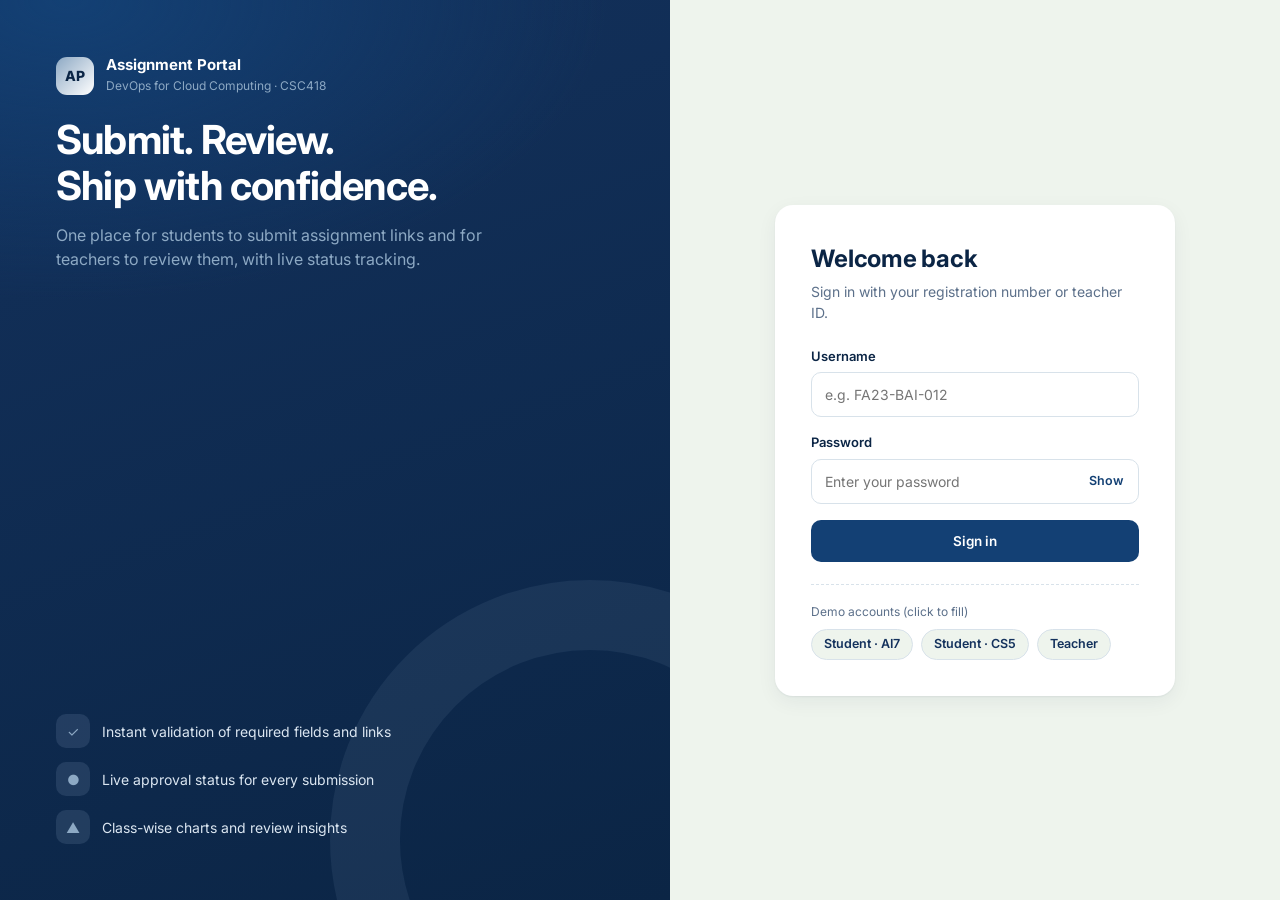
<file: frontend/index.html>
<!DOCTYPE html>
<html lang="en">
<head>
  <meta charset="UTF-8">
  <meta name="viewport" content="width=device-width, initial-scale=1">
  <title>Sign in · Assignment Portal</title>
  <link rel="preconnect" href="https://fonts.googleapis.com">
  <link href="https://fonts.googleapis.com/css2?family=Inter:wght@400;500;600;700;800&display=swap" rel="stylesheet">
  <link rel="stylesheet" href="style.css">
</head>
<body data-page="login">
  <div class="auth">
    <section class="auth-hero">
      <div>
        <div class="brand"><div class="logo">AP</div><div><b>Assignment Portal</b><span>DevOps for Cloud Computing · CSC418</span></div></div>
        <h1>Submit. Review.<br>Ship with confidence.</h1>
        <p class="lead">One place for students to submit assignment links and for teachers to review them, with live status tracking.</p>
      </div>
      <ul class="feature-list">
        <li><span class="dot">&#10003;</span> Instant validation of required fields and links</li>
        <li><span class="dot">&#9679;</span> Live approval status for every submission</li>
        <li><span class="dot">&#9650;</span> Class-wise charts and review insights</li>
      </ul>
    </section>

    <section class="auth-panel">
      <div class="auth-card">
        <h2>Welcome back</h2>
        <p class="sub">Sign in with your registration number or teacher ID.</p>
        <div class="alert" id="loginError" hidden></div>
        <form id="loginForm" novalidate>
          <div class="field">
            <label for="username">Username</label>
            <input id="username" autocomplete="username" placeholder="e.g. FA23-BAI-012" required>
          </div>
          <div class="field">
            <label for="password">Password</label>
            <div class="pw-wrap">
              <input id="password" type="password" autocomplete="current-password" placeholder="Enter your password" required>
              <button type="button" id="togglePw">Show</button>
            </div>
          </div>
          <button class="btn btn-primary btn-block" id="loginBtn" type="submit">Sign in</button>
        </form>
        <div class="demo">
          <small>Demo accounts (click to fill)</small>
          <div class="chips">
            <button type="button" class="chip-btn" data-demo data-user="FA23-BAI-012">Student · AI7</button>
            <button type="button" class="chip-btn" data-demo data-user="FA23-CS-001">Student · CS5</button>
            <button type="button" class="chip-btn" data-demo data-user="teacher1">Teacher</button>
          </div>
        </div>
      </div>
    </section>
  </div>
  <script src="script.js"></script>
  <script>
    /* GitHub Pages demo notice: the FastAPI backend runs locally, not on Pages */
    if (location.hostname.endsWith("github.io")) {
      var n = document.createElement("div");
      n.style.cssText = "position:fixed;bottom:0;left:0;right:0;padding:10px 16px;background:#fff7e0;color:#5b4300;font:14px Inter,sans-serif;text-align:center;z-index:99";
      n.textContent = "Static demo of the frontend. The API (FastAPI) runs locally, so sign-in needs the backend running on port 8000.";
      document.body.appendChild(n);
    }
  </script>
</body>
</html>
</file>
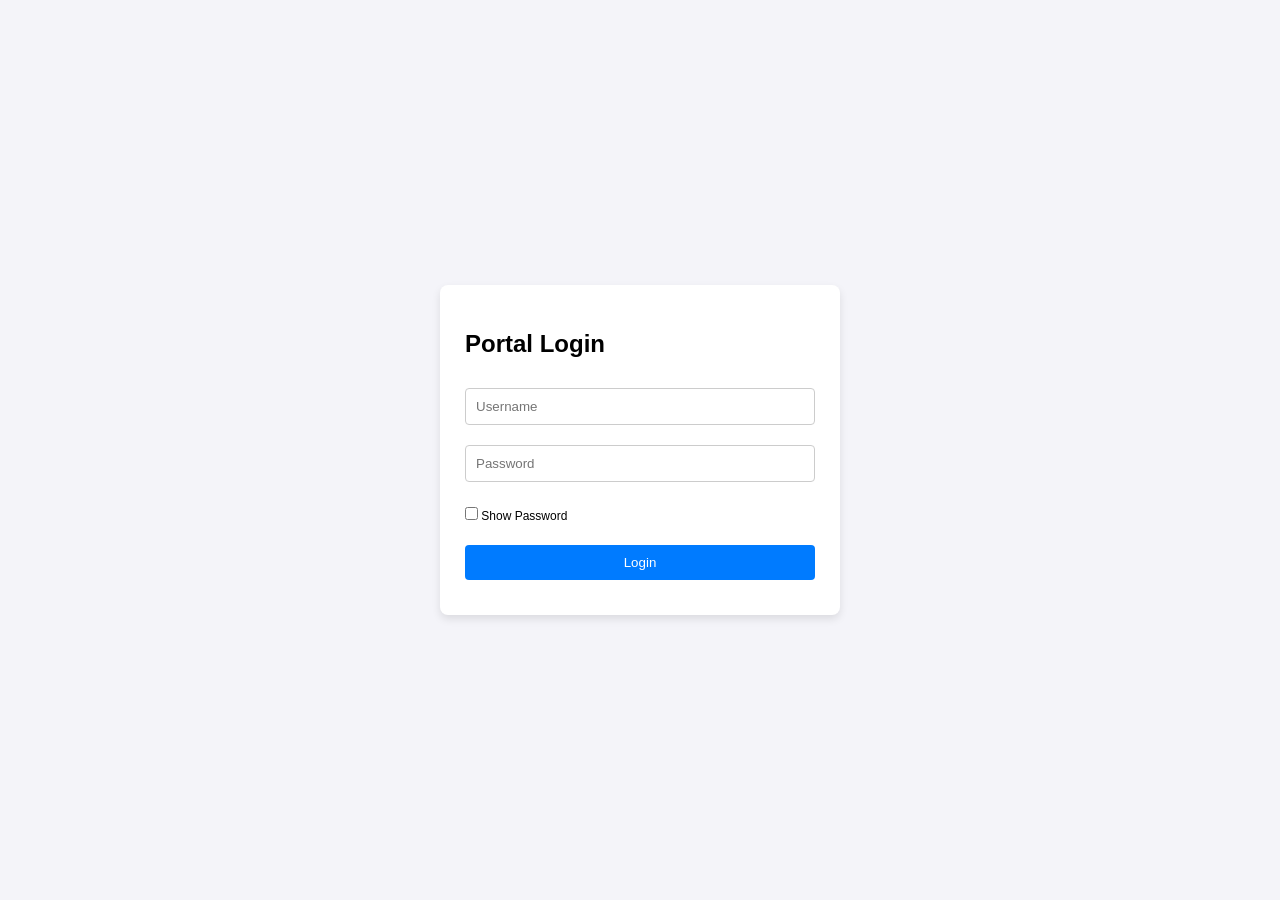
<file: devops-portal/frontend/index.html>
<!DOCTYPE html>
<html lang="en">
<head>
    <meta charset="UTF-8">
    <title>DevOps Portal - Login</title>
    <link rel="stylesheet" href="style.css">
</head>
<body>
    <div class="container">
        <h2>Portal Login</h2>
        <form id="loginForm">
            <input type="text" id="username" placeholder="Username" required>
            <div style="position: relative;">
                <input type="password" id="password" placeholder="Password" required style="width: 100%;">
                <label style="font-size: 12px; display: block; margin-top: 5px;">
                    <input type="checkbox" id="showPassword" style="width: auto;"> Show Password
                </label>
            </div>
            <button type="submit" style="margin-top: 15px;">Login</button>
        </form>
    </div>
    <script src="script.js"></script>
</body>
</html>
</file>
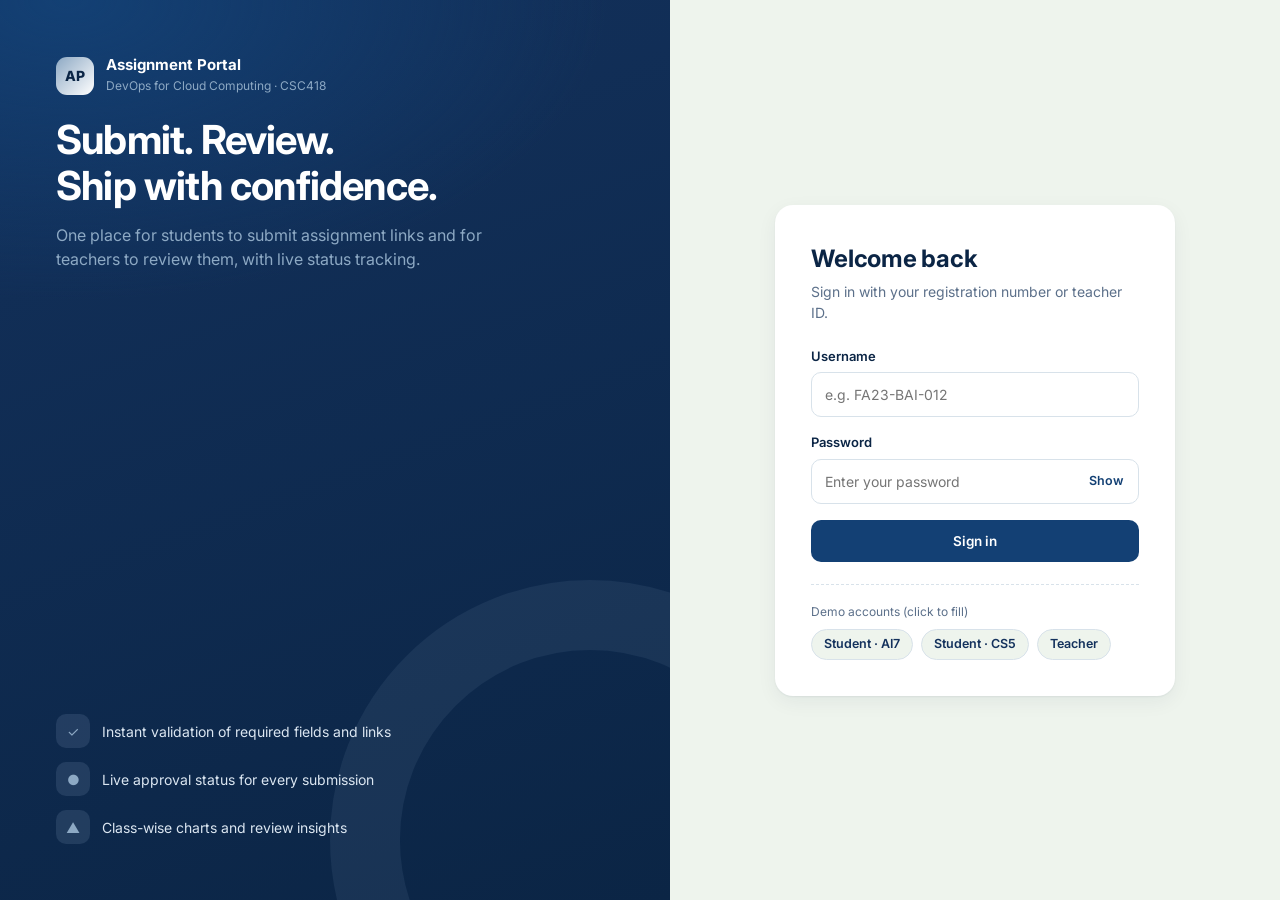
<file: frontend/dashboard.html>
<!DOCTYPE html>
<html lang="en">
<head>
  <meta charset="UTF-8">
  <meta name="viewport" content="width=device-width, initial-scale=1">
  <title>Dashboard · Assignment Portal</title>
  <link rel="preconnect" href="https://fonts.googleapis.com">
  <link href="https://fonts.googleapis.com/css2?family=Inter:wght@400;500;600;700;800&display=swap" rel="stylesheet">
  <link rel="stylesheet" href="style.css">
</head>
<body data-page="dashboard">
  <div class="app">
    <aside class="sidebar" id="sidebar"></aside>
    <div class="main">
      <header class="topbar" id="topbar"></header>
      <main class="content" id="view" aria-live="polite"><div class="loading">Loading your dashboard…</div></main>
    </div>
  </div>
  <div id="modalRoot"></div>
  <div class="toasts" id="toasts"></div>
  <script src="script.js"></script>
</body>
</html>
</file>
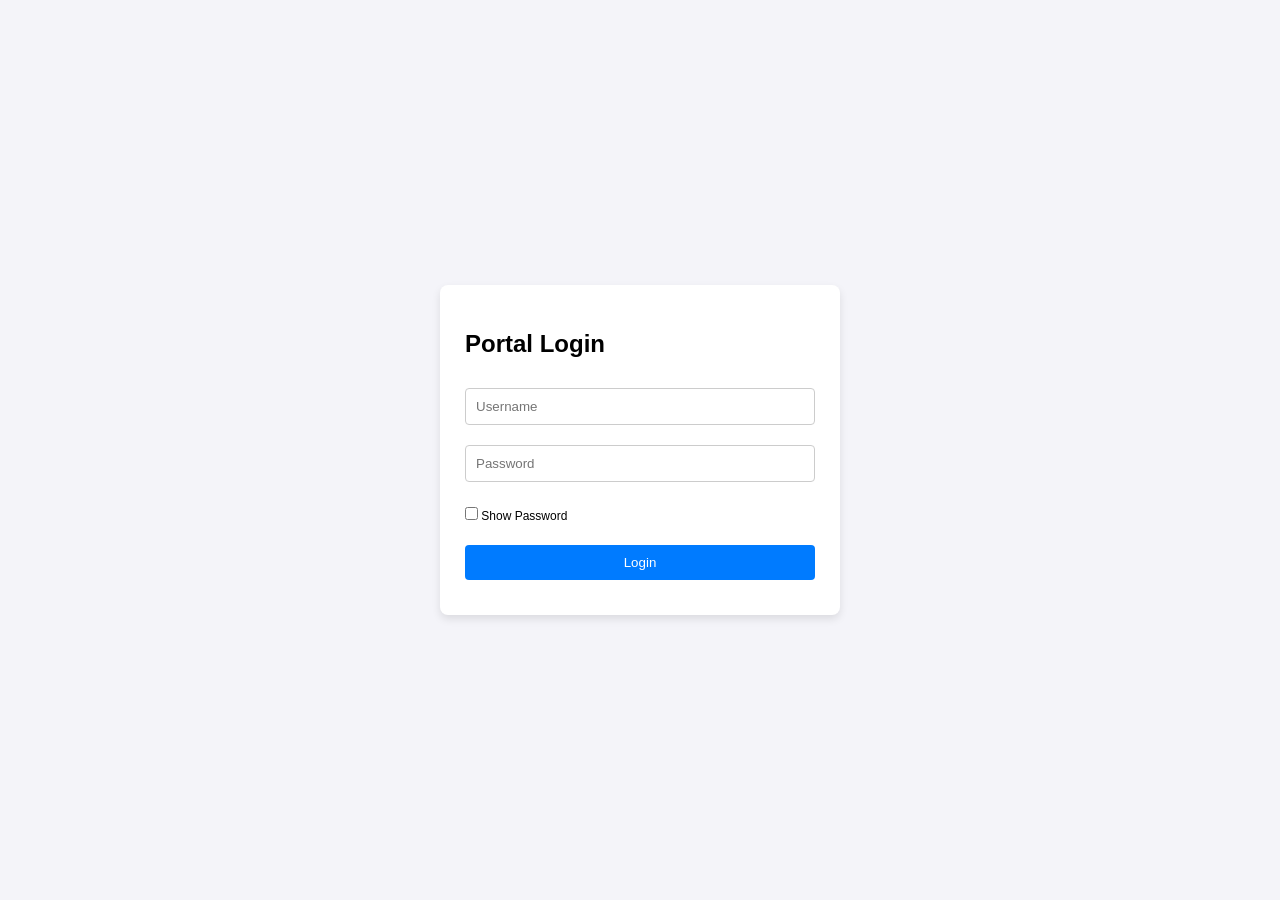
<file: devops-portal/frontend/dashboard.html>
<!DOCTYPE html>
<html lang="en">
<head>
    <meta charset="UTF-8">
    <title>Dashboard</title>
    <link rel="stylesheet" href="style.css">
</head>
<body>
    <!-- Student View -->
    <div class="container" id="studentView" style="display:none; width: 600px;">
        <h2>Student Portal (<span id="userGroup"></span>)</h2>
        <div id="studentNav" style="margin-bottom: 15px;">
            <button onclick="resetStudentView()" id="backToAssignBtn" style="display:none; background: #6c757d;">&larr; Back to Assignments</button>
        </div>
        <div id="studentContent"></div>
        <button onclick="logout()" style="background: #dc3545; margin-top: 20px;">Logout</button>
    </div>

    <!-- Teacher View -->
    <div class="container" id="teacherView" style="display:none; width: 650px;">
        <h2>Teacher Dashboard</h2>
        <p>Managed Classes: <span id="teacherClasses" style="font-weight: bold;"></span></p>
        
        <form id="assignForm" style="margin-bottom: 20px;">
            <h3>Publish Assignment</h3>
            <input type="text" id="astTitle" placeholder="Assignment Title" required>
            <select id="targetGroup" required></select>
            <button type="submit">Publish Assignment</button>
        </form>
        <hr>

        <div id="teacherBreadcrumb" style="margin-bottom: 15px;"></div>
        <div id="teacherContent"></div>

        <button onclick="logout()" style="background: #dc3545; margin-top: 20px;">Logout</button>
    </div>

    <script src="script.js"></script>
</body>
</html>
</file>
<file: frontend/style.css>
/* ===== Design tokens (palette: Regal Navy / Oxford Navy / Prussian Blue / Powder Blue / Mint Cream) ===== */
:root {
  --regal: #134074;
  --oxford: #13315c;
  --prussian: #0b2545;
  --powder: #8da9c4;
  --mint: #eef4ed;

  --bg: #eef4ed;
  --surface: #ffffff;
  --text: #0b2545;
  --muted: #5c708a;
  --border: #d8e2ea;

  --ok: #1f8a5b;      --ok-bg: #e0f3ea;
  --warn: #b27412;    --warn-bg: #fbefd5;
  --bad: #c0392b;     --bad-bg: #fbe2df;
  --none: #4d6a8a;    --none-bg: #e4ecf4;

  --radius: 14px;
  --shadow: 0 1px 2px rgba(11, 37, 69, .06), 0 6px 20px rgba(11, 37, 69, .06);
}

*, *::before, *::after { box-sizing: border-box; }
* { margin: 0; }
[hidden] { display: none !important; }
body {
  font-family: "Inter", system-ui, -apple-system, "Segoe UI", Roboto, Helvetica, Arial, sans-serif;
  background: var(--bg); color: var(--text);
  font-size: 14px; line-height: 1.5; -webkit-font-smoothing: antialiased;
}
a { color: var(--regal); }
button { font: inherit; cursor: pointer; }
small { font-size: 12px; color: var(--muted); }
:focus-visible { outline: 2px solid var(--regal); outline-offset: 2px; }

/* ===== Buttons ===== */
.btn {
  display: inline-flex; align-items: center; justify-content: center; gap: 8px;
  padding: 10px 16px; border-radius: 10px; border: 1px solid transparent;
  font-weight: 600; font-size: 13.5px; transition: background .15s, border-color .15s, color .15s;
  white-space: nowrap;
}
.btn-primary { background: var(--regal); color: #fff; }
.btn-primary:hover { background: var(--oxford); }
.btn-ghost { background: #fff; border-color: var(--border); color: var(--oxford); }
.btn-ghost:hover { border-color: var(--powder); background: #f6f9fb; }
.btn-ok { background: var(--ok-bg); color: var(--ok); }
.btn-ok:hover { background: var(--ok); color: #fff; }
.btn-danger { background: var(--bad-bg); color: var(--bad); }
.btn-danger:hover { background: var(--bad); color: #fff; }
.btn-sm { padding: 6px 11px; font-size: 12.5px; border-radius: 8px; }
.btn-block { width: 100%; }
.btn:disabled { opacity: .6; cursor: not-allowed; }
.icon-btn { background: none; border: 0; color: var(--muted); padding: 6px; border-radius: 8px; display: grid; place-items: center; }
.icon-btn:hover { background: var(--mint); color: var(--text); }

/* ===== Forms ===== */
.field { margin-bottom: 16px; }
.field label { display: block; font-weight: 600; font-size: 13px; margin-bottom: 6px; }
.field input, .field select {
  width: 100%; padding: 11px 13px; border: 1px solid var(--border); border-radius: 10px;
  background: #fff; color: var(--text); font: inherit; transition: border-color .15s, box-shadow .15s;
}
.field input:focus, .field select:focus { outline: 0; border-color: var(--regal); box-shadow: 0 0 0 3px rgba(19, 64, 116, .15); }
.field input[readonly] { background: #f3f7f9; color: var(--muted); }
.field.invalid input { border-color: var(--bad); }
.field .err { color: var(--bad); font-size: 12.5px; margin-top: 5px; }
.pw-wrap { position: relative; }
.pw-wrap input { padding-right: 64px; }
.pw-wrap button { position: absolute; right: 8px; top: 50%; transform: translateY(-50%); background: none; border: 0; color: var(--regal); font-weight: 600; font-size: 12.5px; padding: 6px 8px; }
.alert { padding: 11px 14px; border-radius: 10px; font-size: 13px; margin-bottom: 16px; background: var(--bad-bg); color: var(--bad); }

/* ===== Login ===== */
.auth { display: grid; grid-template-columns: 1.1fr 1fr; min-height: 100vh; }
.auth-hero {
  position: relative; overflow: hidden; color: #fff; padding: 56px;
  display: flex; flex-direction: column; justify-content: space-between;
  background: radial-gradient(900px 500px at 10% 0%, var(--regal) 0%, transparent 60%), linear-gradient(160deg, var(--oxford), var(--prussian));
}
.auth-hero::after { content: ""; position: absolute; width: 520px; height: 520px; right: -180px; bottom: -200px; border-radius: 50%; border: 70px solid rgba(141, 169, 196, .10); }
.auth-hero h1 { font-size: 40px; line-height: 1.15; letter-spacing: -.02em; margin: 22px 0 14px; }
.auth-hero p.lead { color: var(--powder); font-size: 16px; max-width: 440px; }
.feature-list { list-style: none; padding: 0; display: grid; gap: 14px; position: relative; z-index: 1; }
.feature-list li { display: flex; gap: 12px; align-items: center; color: #dbe6f1; }
.feature-list .dot { width: 34px; height: 34px; border-radius: 10px; background: rgba(141, 169, 196, .16); display: grid; place-items: center; color: var(--powder); flex: none; }
.auth-panel { display: grid; place-items: center; padding: 40px 24px; background: var(--mint); }
.auth-card { width: 100%; max-width: 400px; background: #fff; border-radius: 18px; padding: 36px; box-shadow: var(--shadow); }
.auth-card h2 { font-size: 24px; letter-spacing: -.01em; }
.auth-card .sub { color: var(--muted); margin: 4px 0 24px; }
.demo { margin-top: 22px; padding-top: 18px; border-top: 1px dashed var(--border); }
.demo small { display: block; margin-bottom: 8px; }
.chips { display: flex; gap: 8px; flex-wrap: wrap; }
.chip-btn { background: var(--mint); border: 1px solid var(--border); color: var(--oxford); border-radius: 999px; padding: 5px 12px; font-size: 12.5px; font-weight: 600; }
.chip-btn:hover { border-color: var(--powder); }

/* ===== Brand ===== */
.brand { display: flex; align-items: center; gap: 12px; }
.logo { width: 38px; height: 38px; border-radius: 11px; background: linear-gradient(135deg, var(--powder), #fff); color: var(--prussian); display: grid; place-items: center; font-weight: 800; flex: none; }
.brand b { display: block; font-size: 15px; line-height: 1.2; }
.brand span { font-size: 12px; color: var(--powder); }

/* ===== App shell ===== */
.app { display: grid; grid-template-columns: 252px 1fr; min-height: 100vh; }
.sidebar {
  background: linear-gradient(180deg, var(--prussian), var(--oxford)); color: #fff;
  position: sticky; top: 0; height: 100vh; padding: 22px 14px; display: flex; flex-direction: column; gap: 26px;
}
.nav { display: grid; gap: 4px; }
.nav button {
  display: flex; align-items: center; gap: 12px; width: 100%; text-align: left;
  background: none; border: 0; color: #c5d4e3; padding: 11px 12px; border-radius: 10px; font-weight: 500;
}
.nav button:hover { background: rgba(141, 169, 196, .12); color: #fff; }
.nav button.active { background: rgba(141, 169, 196, .2); color: #fff; font-weight: 600; }
.nav .pill { margin-left: auto; background: #d99a1f; color: #fff; font-size: 11px; font-weight: 700; border-radius: 999px; padding: 1px 8px; }
.sidebar-foot { margin-top: auto; display: grid; gap: 12px; }
.user-card { display: flex; gap: 11px; align-items: center; padding: 12px; background: rgba(141, 169, 196, .12); border-radius: 12px; min-width: 0; }
.user-card b { display: block; font-size: 13px; overflow: hidden; text-overflow: ellipsis; white-space: nowrap; }
.user-card span { font-size: 12px; color: var(--powder); text-transform: capitalize; }
.logout { display: flex; gap: 10px; align-items: center; background: none; border: 0; color: #c5d4e3; padding: 10px 12px; border-radius: 10px; }
.logout:hover { background: rgba(192, 57, 43, .25); color: #fff; }

.avatar { width: 38px; height: 38px; border-radius: 50%; background: var(--powder); color: var(--prussian); display: grid; place-items: center; font-weight: 700; font-size: 13px; flex: none; }
.avatar.sm { width: 32px; height: 32px; font-size: 12px; background: var(--none-bg); color: var(--regal); }

.main { min-width: 0; }
.topbar { display: flex; justify-content: space-between; align-items: center; gap: 16px; padding: 26px 34px 6px; flex-wrap: wrap; }
.topbar h1 { font-size: 24px; letter-spacing: -.02em; }
.topbar p { color: var(--muted); }
.topbar .right { display: flex; align-items: center; gap: 12px; }
.date { color: var(--muted); font-size: 13px; }
.content { padding: 20px 34px 44px; display: grid; gap: 20px; }

/* ===== Cards, stats ===== */
.card { background: var(--surface); border-radius: var(--radius); box-shadow: var(--shadow); border: 1px solid rgba(216, 226, 234, .6); }
.card-head { display: flex; justify-content: space-between; align-items: center; gap: 12px; padding: 18px 22px 0; flex-wrap: wrap; }
.card-head h2 { font-size: 16px; }
.card-head small { display: block; margin-top: 2px; }
.card-body { padding: 18px 22px 22px; }
.stats { display: grid; grid-template-columns: repeat(auto-fit, minmax(210px, 1fr)); gap: 16px; }
.stat { display: flex; gap: 14px; align-items: center; padding: 18px 20px; }
.stat-icon { width: 44px; height: 44px; border-radius: 12px; display: grid; place-items: center; flex: none; }
.stat-icon.blue { background: var(--none-bg); color: var(--regal); }
.stat-icon.green { background: var(--ok-bg); color: var(--ok); }
.stat-icon.amber { background: var(--warn-bg); color: var(--warn); }
.stat-icon.red { background: var(--bad-bg); color: var(--bad); }
.stat-label { color: var(--muted); font-size: 12.5px; font-weight: 500; }
.stat-value { font-size: 28px; font-weight: 700; line-height: 1.15; letter-spacing: -.02em; }
.stat-sub { font-size: 12px; color: var(--muted); }
.grid-2 { display: grid; grid-template-columns: 1fr 1.4fr; gap: 20px; }

/* ===== Charts ===== */
.donut { display: flex; align-items: center; gap: 26px; flex-wrap: wrap; justify-content: center; }
.donut svg { width: 170px; height: 170px; flex: none; }
.donut .d-val { font-size: 26px; font-weight: 700; fill: var(--text); }
.donut .d-lbl { font-size: 9.5px; fill: var(--muted); text-transform: uppercase; letter-spacing: .06em; }
.donut .arc { transition: opacity .15s; }
.donut .arc:hover { opacity: .8; }
.legend { list-style: none; padding: 0; display: grid; gap: 9px; min-width: 160px; flex: 1; }
.legend li { display: flex; align-items: center; gap: 9px; font-size: 13px; }
.legend i { width: 10px; height: 10px; border-radius: 3px; flex: none; }
.legend span { color: var(--muted); }
.legend b { margin-left: auto; }
.bars { display: grid; gap: 16px; }
.bar-row { display: grid; grid-template-columns: 150px 1fr 30px; gap: 14px; align-items: center; }
.bar-label b { display: block; font-size: 13px; overflow: hidden; text-overflow: ellipsis; white-space: nowrap; }
.bar-track { height: 14px; background: var(--mint); border-radius: 999px; overflow: hidden; display: flex; }
.bar-track span { display: block; height: 100%; }
.bar-total { text-align: right; font-weight: 700; }
.bar-legend { display: flex; gap: 18px; margin-top: 18px; font-size: 12.5px; color: var(--muted); flex-wrap: wrap; }
.bar-legend i { display: inline-block; width: 10px; height: 10px; border-radius: 3px; margin-right: 6px; }
.mini-bar { height: 8px; width: 120px; background: var(--mint); border-radius: 999px; overflow: hidden; display: flex; }
.mini-bar span { height: 100%; }

/* ===== Tables ===== */
.table-wrap { overflow-x: auto; }
table { width: 100%; border-collapse: collapse; }
th { text-align: left; font-size: 11.5px; text-transform: uppercase; letter-spacing: .06em; color: var(--muted); font-weight: 600; padding: 12px 22px; background: #f6f9f7; border-bottom: 1px solid var(--border); white-space: nowrap; }
td { padding: 14px 22px; border-bottom: 1px solid #edf2f0; vertical-align: middle; }
tbody tr:last-child td { border-bottom: 0; }
tbody tr:hover { background: #f8fbf9; }
th.right, td.right { text-align: right; }
.card > .table-wrap { margin-top: 16px; }
.person { display: flex; align-items: center; gap: 11px; }
.person b { display: block; line-height: 1.25; white-space: nowrap; }
.link { white-space: nowrap; display: inline-flex; align-items: center; gap: 6px; text-decoration: none; font-weight: 500; }
.link:hover { text-decoration: underline; }
.muted { color: var(--muted); }
.actions { display: inline-flex; gap: 8px; }
.chip { display: inline-block; background: var(--none-bg); color: var(--regal); padding: 2px 10px; border-radius: 999px; font-size: 12px; font-weight: 600; }

.badge { display: inline-flex; align-items: center; gap: 6px; padding: 3px 11px; border-radius: 999px; font-size: 12px; font-weight: 600; }
.badge::before { content: ""; width: 6px; height: 6px; border-radius: 50%; background: currentColor; }
.badge.approved { background: var(--ok-bg); color: var(--ok); }
.badge.pending  { background: var(--warn-bg); color: var(--warn); }
.badge.declined { background: var(--bad-bg); color: var(--bad); }
.badge.none     { background: var(--none-bg); color: var(--none); }

.toolbar { display: flex; gap: 10px; flex-wrap: wrap; padding: 18px 22px 0; align-items: center; }
.toolbar input, .toolbar select { padding: 9px 12px; border: 1px solid var(--border); border-radius: 10px; background: #fff; font: inherit; color: var(--text); }
.toolbar input { flex: 1; min-width: 200px; }
.toolbar input:focus, .toolbar select:focus { outline: 0; border-color: var(--regal); box-shadow: 0 0 0 3px rgba(19, 64, 116, .15); }
.count { margin-left: auto; color: var(--muted); font-size: 13px; }

.empty { text-align: center; padding: 44px 20px; color: var(--muted); }
.empty b { display: block; color: var(--text); font-size: 15px; margin-bottom: 4px; }
.loading { padding: 80px 0; text-align: center; color: var(--muted); }
.todo { list-style: none; padding: 0; display: grid; gap: 10px; }
.todo li { display: flex; justify-content: space-between; align-items: center; gap: 12px; padding: 12px 14px; border: 1px solid var(--border); border-radius: 12px; }
.todo b { display: block; }

/* ===== Modal & toast ===== */
.modal-backdrop { position: fixed; inset: 0; background: rgba(11, 37, 69, .55); backdrop-filter: blur(2px); display: grid; place-items: center; padding: 20px; z-index: 50; animation: fade .15s; }
.modal { background: #fff; width: 100%; max-width: 480px; border-radius: 16px; box-shadow: 0 20px 60px rgba(11, 37, 69, .35); animation: pop .18s; }
.modal-head { display: flex; justify-content: space-between; align-items: center; padding: 20px 24px 0; }
.modal-head h3 { font-size: 18px; }
.modal-body { padding: 18px 24px 24px; }
.modal-actions { display: flex; justify-content: flex-end; gap: 10px; margin-top: 6px; }
.detail { display: grid; gap: 12px; margin-bottom: 16px; }
.detail div { display: flex; justify-content: space-between; gap: 16px; padding-bottom: 10px; border-bottom: 1px solid #edf2f0; }
.detail span { color: var(--muted); }
.note { background: var(--mint); border-radius: 10px; padding: 11px 14px; font-size: 13px; color: var(--oxford); margin-bottom: 16px; }
.toasts { position: fixed; right: 20px; bottom: 20px; display: grid; gap: 10px; z-index: 60; }
.toast { display: flex; gap: 10px; align-items: center; background: var(--prussian); color: #fff; padding: 12px 16px; border-radius: 12px; box-shadow: 0 10px 30px rgba(11, 37, 69, .3); animation: pop .2s; max-width: 340px; }
.toast.success svg { color: #6fd3a3; }
.toast.error { background: #7a1f16; }
.toast.out { opacity: 0; transform: translateY(6px); transition: .3s; }
@keyframes fade { from { opacity: 0; } }
@keyframes pop { from { opacity: 0; transform: translateY(8px) scale(.98); } }

/* ===== Responsive ===== */
@media (max-width: 980px) {
  .auth { grid-template-columns: 1fr; }
  .auth-hero { display: none; }
  .app { grid-template-columns: 1fr; }
  .sidebar { position: static; height: auto; flex-direction: row; flex-wrap: wrap; align-items: center; gap: 12px; padding: 14px 16px; }
  .nav { display: flex; flex-wrap: wrap; flex: 1; }
  .sidebar-foot { margin: 0; display: flex; align-items: center; }
  .user-card { display: none; }
  .grid-2 { grid-template-columns: 1fr; }
  .topbar, .content { padding-left: 18px; padding-right: 18px; }
  .bar-row { grid-template-columns: 100px 1fr 26px; }
}
</file>
<file: devops-portal/frontend/style.css>
body { font-family: Arial, sans-serif; background: #f4f4f9; display: flex; justify-content: center; align-items: center; height: 100vh; margin: 0; }
.container { background: white; padding: 25px; border-radius: 8px; box-shadow: 0 4px 8px rgba(0,0,0,0.1); width: 350px; }
input, select, button { width: 100%; padding: 10px; margin: 10px 0; border: 1px solid #ccc; border-radius: 4px; box-sizing: border-box; }
button { background: #007bff; color: white; border: none; cursor: pointer; }
button:hover { background: #0056b3; }
</file>
